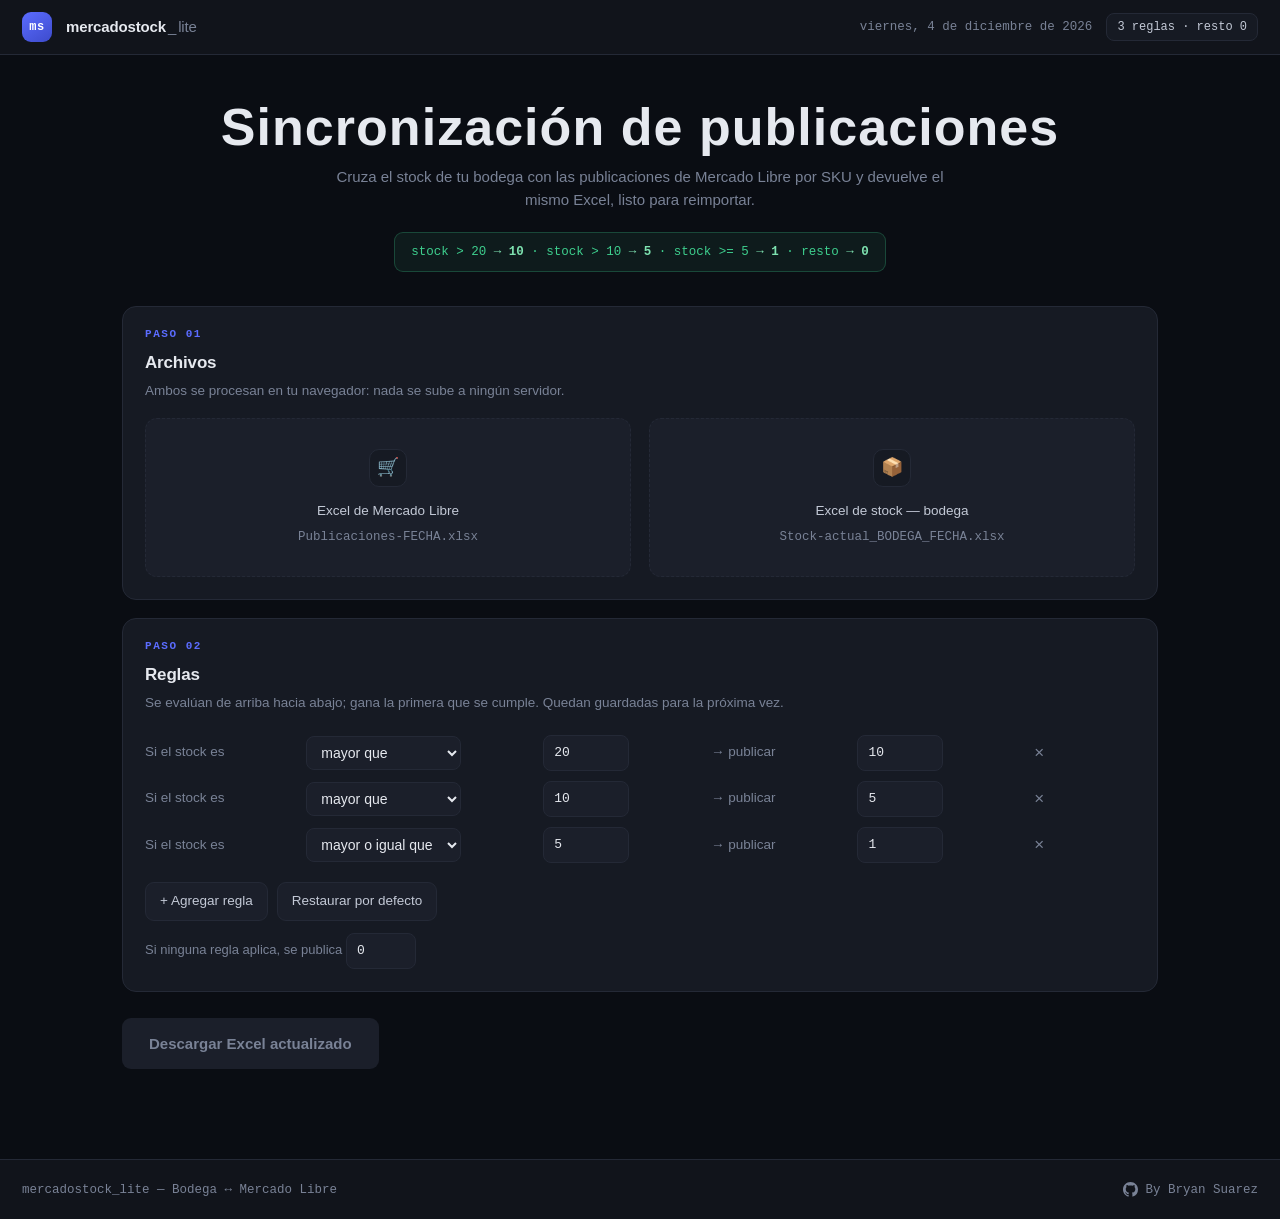
<file: index.html>
<!doctype html>
<html lang="es">
<head>
<meta charset="utf-8">
<meta name="viewport" content="width=device-width, initial-scale=1">
<title>mercadostock_lite — Sincronización de stock</title>
<meta name="color-scheme" content="dark">
<link rel="stylesheet" href="assets/styles.css">
</head>
<body>

<header class="topbar">
  <div class="badge">ms</div>
  <div class="brand">mercadostock<span class="slash">_</span><span class="sub">lite</span></div>
  <div class="spacer"></div>
  <div class="today" id="today"></div>
  <div class="chip" id="chipRules">—</div>
</header>

<div class="wrap">

  <div class="hero">
    <h1>Sincronización de publicaciones</h1>
    <p>Cruza el stock de tu bodega con las publicaciones de Mercado Libre por SKU y devuelve el mismo Excel, listo para reimportar.</p>
    <div class="logic" id="logic">—</div>
  </div>

  <div class="card">
    <div class="step">Paso 01</div>
    <h2>Archivos</h2>
    <p class="desc">Ambos se procesan en tu navegador: nada se sube a ningún servidor.</p>
    <div class="drops">
      <div class="drop" id="dMeli">
        <div class="ico">🛒</div>
        <div class="lbl">Excel de Mercado Libre</div>
        <div class="hint">Publicaciones-FECHA.xlsx</div>
      </div>
      <div class="drop" id="dStock">
        <div class="ico">📦</div>
        <div class="lbl">Excel de stock — bodega</div>
        <div class="hint">Stock-actual_BODEGA_FECHA.xlsx</div>
      </div>
    </div>
    <input type="file" id="fMeli" accept=".xlsx" class="hide">
    <input type="file" id="fStock" accept=".xlsx" class="hide">
    <div class="note" id="srcWrap" style="display:none">
      Columna de stock a usar desde bodega: <select id="srcCol"></select>
    </div>
  </div>

  <div class="card">
    <div class="step">Paso 02</div>
    <h2>Reglas</h2>
    <p class="desc">Se evalúan de arriba hacia abajo; gana la primera que se cumple. Quedan guardadas para la próxima vez.</p>
    <table class="rules"><tbody id="rules"></tbody></table>
    <div style="margin-top:14px;display:flex;gap:9px;align-items:center;flex-wrap:wrap">
      <button id="addRule">+ Agregar regla</button>
      <button id="resetRules">Restaurar por defecto</button>
    </div>
    <div class="note">Si ninguna regla aplica, se publica
      <input type="number" id="fallback" value="0" min="0" style="width:70px">
      <span id="fallbackShow" class="hide"></span>
    </div>
  </div>

  <div class="card" id="prevCard" style="display:none">
    <div class="step">Paso 03</div>
    <h2>Vista previa</h2>
    <p class="desc">Revisa antes de descargar. Nada se modifica hasta que generes el archivo.</p>
    <div class="stats" id="stats"></div>
    <div class="scroll"><table id="prevTable"></table></div>
    <div class="note" id="unmatched"></div>
  </div>

  <div class="foot">
    <button class="primary" id="go" disabled>Descargar Excel actualizado</button>
    <span class="note" id="status" style="margin:0"></span>
  </div>

</div>

<footer class="sitefoot">
  <div>mercadostock_lite — Bodega ↔ Mercado Libre</div>
  <a href="https://github.com/bryansuarezdev/mercadostock_lite" target="_blank" rel="noopener">
    <svg viewBox="0 0 16 16" aria-hidden="true"><path d="M8 0C3.58 0 0 3.58 0 8c0 3.54 2.29 6.53 5.47 7.59.4.07.55-.17.55-.38 0-.19-.01-.82-.01-1.49-2.01.37-2.53-.49-2.69-.94-.09-.23-.48-.94-.82-1.13-.28-.15-.68-.52-.01-.53.63-.01 1.08.58 1.23.82.72 1.21 1.87.87 2.33.66.07-.52.28-.87.51-1.07-1.78-.2-3.64-.89-3.64-3.95 0-.87.31-1.59.82-2.15-.08-.2-.36-1.02.08-2.12 0 0 .67-.21 2.2.82.64-.18 1.32-.27 2-.27s1.36.09 2 .27c1.53-1.04 2.2-.82 2.2-.82.44 1.1.16 1.92.08 2.12.51.56.82 1.27.82 2.15 0 3.07-1.87 3.75-3.65 3.95.29.25.54.73.54 1.48 0 1.07-.01 1.93-.01 2.2 0 .21.15.46.55.38A8.01 8.01 0 0 0 16 8c0-4.42-3.58-8-8-8Z"/></svg>
    By Bryan Suarez
  </a>
</footer>

<script src="assets/fflate.js"></script>
<script src="assets/xlsx-io.js"></script>
<script src="assets/app.js"></script>
</body>
</html>
</file>
<file: assets/styles.css>
/* mercadostock_lite — estilos
   Sistema visual compartido con StockSync (Bsale ↔ PedidosYa). Tema oscuro único. */

:root{
  --bg:#0a0d13;
  --bar:#11141b;
  --card:#161a23;
  --card-2:#1b1f2a;
  --line:#242936;
  --line-soft:#1e222d;
  --ink:#e6e9ef;
  --ink-dim:#c3c9d6;
  --muted:#798296;
  --accent:#5b6cff;
  --accent-dim:#3d4bcc;
  --ok:#3ecf8e;
  --ok-bg:rgba(62,207,142,.08);
  --warn:#e0a03a;
  --err:#f0645c;
  --mono:ui-monospace,SFMono-Regular,"SF Mono",Menlo,Consolas,"Liberation Mono",monospace;
  --sans:"Segoe UI",-apple-system,BlinkMacSystemFont,Roboto,Helvetica,Arial,sans-serif;
}

*{box-sizing:border-box}
html,body{background:var(--bg)}
body{
  margin:0;color:var(--ink);font:15px/1.55 var(--sans);
  -webkit-font-smoothing:antialiased;
}

/* ---------- barra superior ---------- */
.topbar{
  display:flex;align-items:center;gap:14px;flex-wrap:wrap;
  padding:12px 22px;background:var(--bar);
  border-bottom:1px solid var(--line);
  position:sticky;top:0;z-index:10;
}
.badge{
  width:30px;height:30px;border-radius:9px;flex:none;
  background:linear-gradient(145deg,var(--accent),var(--accent-dim));
  display:grid;place-items:center;
  font:700 12px/1 var(--mono);letter-spacing:.5px;color:#fff;
}
.brand{font-weight:650;letter-spacing:-.01em;font-size:15px}
.brand .slash{color:var(--muted);font-weight:400;margin:0 2px}
.brand .sub{color:var(--muted);font-weight:400}
.topbar .spacer{margin-left:auto}
.today{font:12.5px/1 var(--mono);color:var(--muted);white-space:nowrap}
.chip{
  font:12px/1 var(--mono);color:var(--ink-dim);
  border:1px solid var(--line);border-radius:8px;padding:7px 10px;background:var(--card);
  white-space:nowrap;
}

/* ---------- encabezado ---------- */
.wrap{max-width:1080px;margin:0 auto;padding:44px 22px 90px}
.hero{text-align:center;margin-bottom:34px}
.hero h1{
  margin:0 0 10px;
  font-size:clamp(30px,5.2vw,52px);
  font-weight:800;letter-spacing:.02em;line-height:1.08;
  font-stretch:expanded;
}
.hero p{margin:0 auto;max-width:620px;color:var(--muted);font-size:15px}
.logic{
  display:inline-block;margin-top:20px;
  font:12.5px/1.5 var(--mono);color:var(--ok);
  background:var(--ok-bg);border:1px solid rgba(62,207,142,.25);
  border-radius:9px;padding:10px 16px;
  max-width:100%;
}
.logic b{color:#7ee2b0;font-weight:600}

/* ---------- tarjetas ---------- */
.card{
  background:var(--card);border:1px solid var(--line);
  border-radius:14px;padding:22px;margin-bottom:18px;
}
.step{
  font:600 11px/1 var(--mono);letter-spacing:.14em;text-transform:uppercase;
  color:var(--accent);margin-bottom:10px;
}
.card h2{font-size:17px;font-weight:650;margin:0 0 4px;letter-spacing:-.01em}
.card .desc{color:var(--muted);font-size:13.5px;margin:0 0 16px}

.drops{display:grid;grid-template-columns:1fr 1fr;gap:18px}
@media(max-width:720px){.drops{grid-template-columns:1fr}}
.drop{
  border:1.5px dashed var(--line);border-radius:12px;
  padding:30px 18px;text-align:center;cursor:pointer;background:var(--card-2);
  transition:border-color .15s,background .15s;
}
.drop:hover,.drop.over{border-color:var(--accent);background:rgba(91,108,255,.07)}
.drop.done{border-style:solid;border-color:rgba(62,207,142,.45);background:var(--ok-bg)}
.drop.err{border-style:solid;border-color:var(--err);background:rgba(240,100,92,.07)}
.drop .ico{
  width:38px;height:38px;margin:0 auto 14px;border-radius:10px;
  background:var(--card);border:1px solid var(--line);
  display:grid;place-items:center;font-size:18px;
}
.drop .lbl{font-size:13.5px;color:var(--ink-dim);margin-bottom:6px}
.drop .hint{font:12.5px/1.5 var(--mono);color:var(--muted);word-break:break-all}
.drop.done .hint{color:var(--ok)}
.drop.err .hint{color:var(--err)}

/* ---------- reglas ---------- */
table{width:100%;border-collapse:collapse;font-size:14px}
th,td{text-align:left;padding:9px 10px;border-bottom:1px solid var(--line-soft)}
th{
  color:var(--muted);font:600 11px/1 var(--mono);
  letter-spacing:.1em;text-transform:uppercase;
}
tbody tr:last-child td{border-bottom:0}
table.rules{width:auto}
.rules td{border:0;padding:5px 8px 5px 0;white-space:nowrap;width:1%}
.rules .lead{color:var(--muted);font-size:13.5px}

select,input[type=number]{
  background:var(--card-2);color:var(--ink);border:1px solid var(--line);
  border-radius:8px;padding:7px 10px;font:inherit;font-size:14px;
}
select:focus,input:focus{outline:2px solid var(--accent);outline-offset:-1px;border-color:transparent}
input[type=number]{width:86px;font-family:var(--mono);font-size:13px}

button{
  font:inherit;font-size:13.5px;border-radius:9px;border:1px solid var(--line);
  background:var(--card-2);color:var(--ink-dim);padding:8px 14px;cursor:pointer;
  transition:border-color .15s,color .15s;
}
button:hover{border-color:var(--accent);color:var(--ink)}
button.primary{
  background:linear-gradient(145deg,var(--accent),var(--accent-dim));
  color:#fff;border-color:transparent;font-weight:650;font-size:15px;padding:13px 26px;
}
button.primary:hover{filter:brightness(1.1)}
button.primary:disabled{background:var(--card-2);color:var(--muted);filter:none;cursor:not-allowed}
button.x{border:0;background:none;color:var(--muted);padding:4px 9px;font-size:17px;line-height:1}
button.x:hover{color:var(--err)}

/* ---------- vista previa ---------- */
.stats{display:grid;grid-template-columns:repeat(4,1fr);gap:12px;margin-bottom:20px}
@media(max-width:600px){.stats{grid-template-columns:repeat(2,1fr)}}
.stat{background:var(--card-2);border:1px solid var(--line);border-radius:11px;padding:14px 16px}
.stat .n{font:700 27px/1.1 var(--mono);letter-spacing:-.02em}
.stat .k{font-size:11.5px;color:var(--muted);text-transform:uppercase;letter-spacing:.1em;margin-top:6px}
.stat.is-zero .n{color:var(--err)}
.stat.is-chg  .n{color:var(--accent)}
.stat.is-miss .n{color:var(--warn)}

.scroll{
  overflow:auto;max-height:400px;
  border:1px solid var(--line-soft);border-radius:11px;
}
.scroll table{font-size:13.5px}
.scroll thead th{
  position:sticky;top:0;background:var(--card-2);
  border-bottom:1px solid var(--line);z-index:1;
}
.scroll td{font-family:var(--mono);font-size:12.5px;color:var(--ink-dim)}
.scroll td.t{font-family:var(--sans);font-size:13px;color:var(--ink)}
.num{text-align:right}
.chg{color:var(--accent);font-weight:600}
.same{color:var(--muted)}
.zero{color:var(--err);font-weight:600}

.note{font-size:13px;color:var(--muted);margin-top:12px}
.note code{
  font-family:var(--mono);font-size:12px;background:var(--card-2);
  border:1px solid var(--line);padding:2px 6px;border-radius:5px;color:var(--ink-dim);
}

.foot{display:flex;align-items:center;gap:16px;flex-wrap:wrap;margin-top:26px}
.hide{display:none}

/* ---------- pie ---------- */
.sitefoot{
  border-top:1px solid var(--line);background:var(--bar);
  padding:22px;display:flex;justify-content:space-between;
  align-items:center;gap:14px;flex-wrap:wrap;
  font:12.5px/1 var(--mono);color:var(--muted);
}
.sitefoot a{color:var(--muted);text-decoration:none;display:inline-flex;align-items:center;gap:7px}
.sitefoot a:hover{color:var(--ink)}
.sitefoot svg{width:15px;height:15px;fill:currentColor}
</file>
